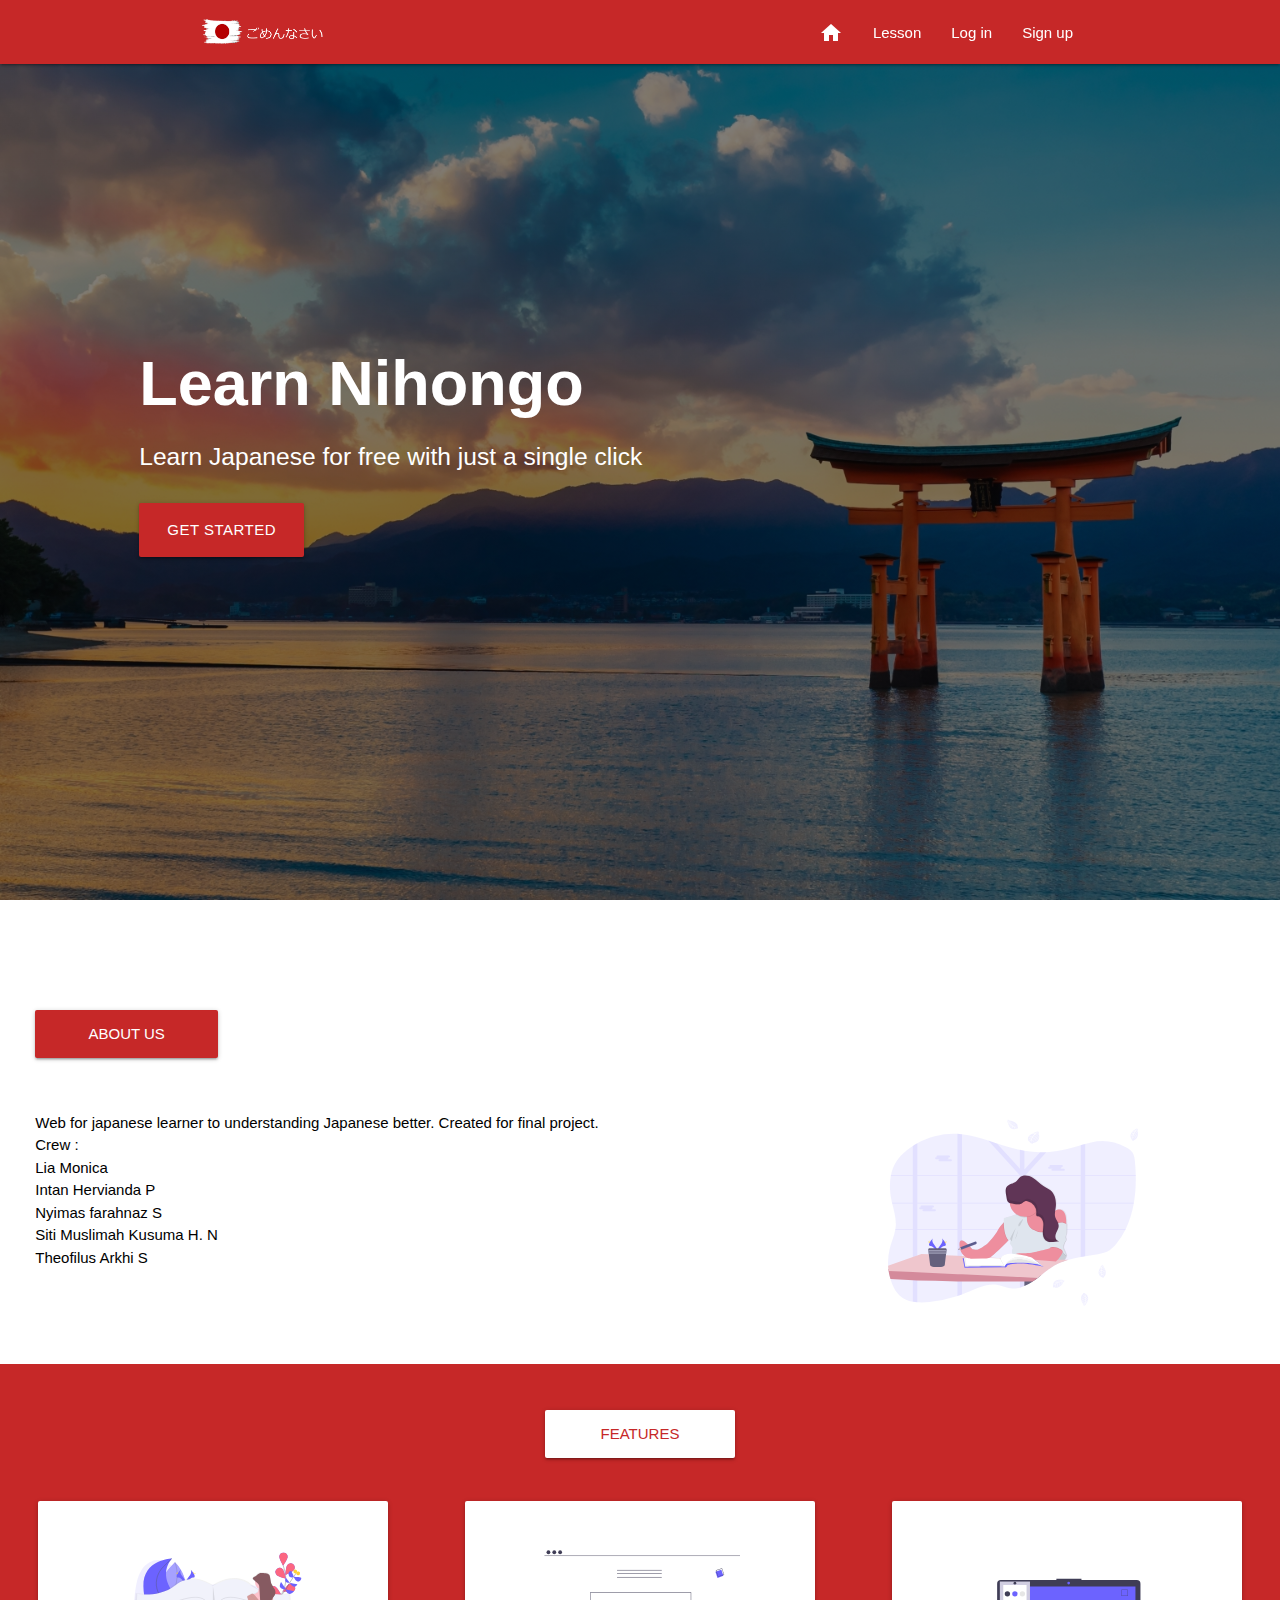
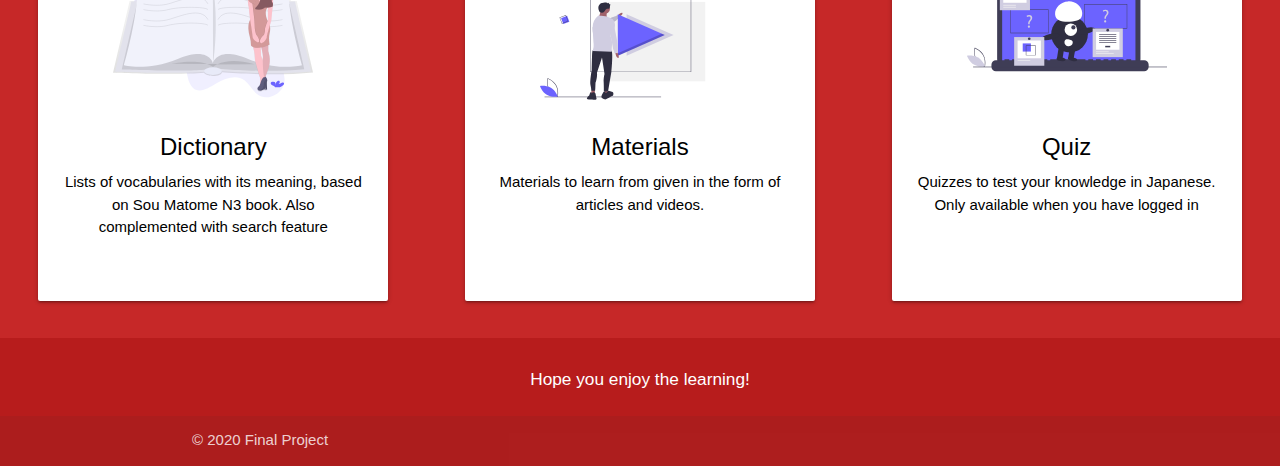
<file: index.html>
<!-- halaman utama -->
<!DOCTYPE html>
<html lang="en">
<head>
    <meta charset="UTF-8"/>
    <!--Import materialize.css-->
    <link type="text/css" rel="stylesheet" href="css/materialize.min.css">
    <link rel="stylesheet" href="/css/style.css">
    <link href="https://fonts.googleapis.com/icon?family=Material+Icons" rel="stylesheet">
    <link rel="shortcut icon" href="images/icons/icon-152x152.png">
    <link rel="apple-touch-icon" href="images/icons/icon-152x152.png">
    <meta name="viewport" content="width=device-width, initial-scale=1">
    <title>L Nihongo</title>
</head>
<body>
    <!-- Navigasi -->
    <div class="navbar-fixed">
        <nav class="red darken-3" role="navigation">
            <div class="nav-wrapper container ">
                <a href="#" class="brand-logo" id="logo-container"><img src="icon-home.png" alt="L Nihongo" width="160vw" height="auto"></a>
                <a href="#" class="sidenav-trigger white-text" data-target="nav-mobile">☰</a>
          
                <ul class="topnav right hide-on-med-and-down"></ul>
                
            </div>
        </nav>
    </div>
    <ul class="sidenav red darken-3" id="nav-mobile"></ul>
    <main>
        <div id="body-content"></div> <!-- page akan di-inject ke sini -->
    </main>
    <script type="text/javascript" src="js/materialize.min.js"></script>
    <script type = "text/javascript"  
         src = "https://code.jquery.com/jquery-2.1.1.min.js"></script>   
    <script src="js/nav.js"></script>
    <script src="js/form.js"></script>
    <script src="js/db-com.js"></script>
    <script src="js/display-db-com.js"></script>
</body>
<footer class="page-footer red darken-4" style="bottom:0;left:0;width:100%;">
    <div class="row">
        <div class="container center">
            <h6>Hope you enjoy the learning!</h6>
        </div>
    </div>
    <div class="footer-copyright">
        <div class="container">
            © 2020 Final Project
        </div>
    </div>
</footer>
</html>
</file>
<file: css/style.css>
#landing{
    height: 100vh;
    background-image:linear-gradient(rgba(0, 0, 0, 0.5), rgba(0, 0, 0, 0.5)), url('../icon-home-jumbotron.jpg');
    background-position: center center;
    background-size: cover;
    background-repeat: no-repeat;
    background-attachment: fixed;
}
#mainText {
    margin-top: 30vh;
    margin-left: 10vw;
    color: white;
}
#secText{
    margin-left: 10vw;
    color: white;
}
#getStart{
    margin-left: 10vw;
}

.row .col.l4 {
    padding: 0 3% 3% 3%;
}
#feature, #aboutUs{
    padding-top: 3%;
}
#featureText, #aboutUsText{
    line-height: 48px;
}
#featureText .card-title, #aboutUsText .card-title{
    font-size: 15px;
}
#aboutUs{
    margin: 0 24px;
}
#login, #signup{
    margin-top: 12vh;
}
#signUpImage, #logInImage{
    margin-top: 12vh;
}
@media only screen and (max-width: 600px) {
    #signUpImage, #logInImage{
        margin-top: 0;
        width: 250px;
        height: 250px;
    }
    #login, #signup{
        margin-top: 5vh;
        margin-bottom: 5vh;
    }
}
footer{
    margin-top: -4vh;
}
body {
    display: flex;
    min-height: 100vh;
    flex-direction: column;
}
main {
    flex: 1 0 auto;
}
#toast-container {
    min-width: 10%;
    top: 70%;
    right: 50%;
    transform: translateX(50%) translateY(50%);
}
.QuizButton{
    margin: 2%;
}
</file>
